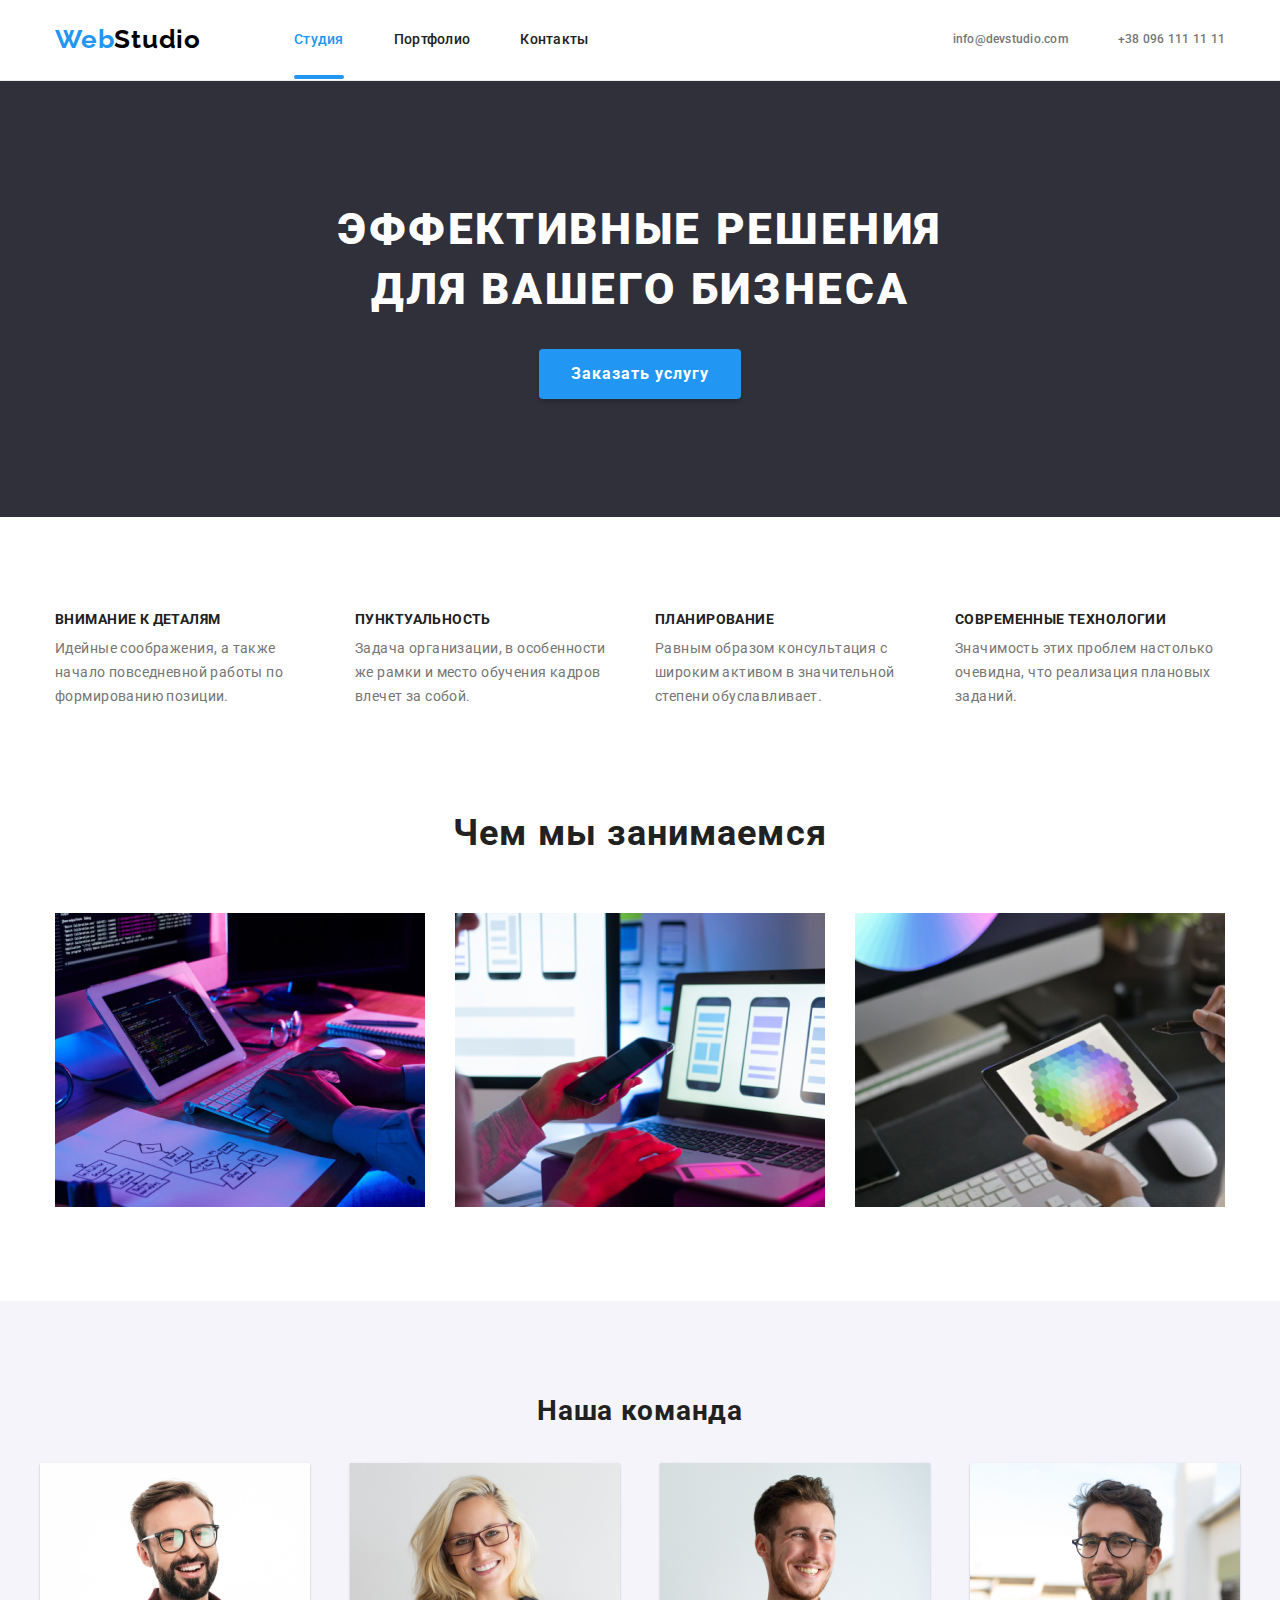
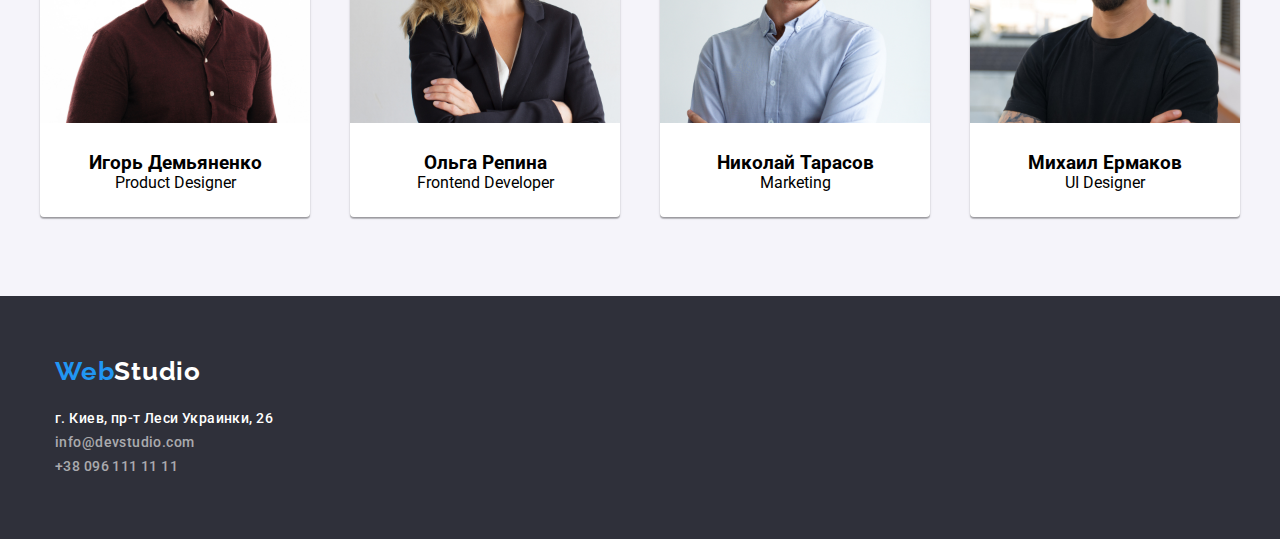
<file: index.html>
<!DOCTYPE html>
<html lang="ru">
  <head>
    <meta charset="UTF-8" />
    <meta name="viewport" content="width=device-width, initial-scale=1.0" />
    <title>WebStudio</title>
    <link
      rel="stylesheet"
      href="https://cdnjs.cloudflare.com/ajax/libs/modern-normalize/1.0.0/modern-normalize.min.css"
    />
    <link rel="preconnect" href="https://fonts.gstatic.com" />
    <link
      href="https://fonts.googleapis.com/css2?family=Raleway:wght@700&family=Roboto:wght@400;500;700;900&display=swap"
      rel="stylesheet"
    />
    <link rel="stylesheet" href="./css/styles.css" />
  </head>
  <body>
    <header class="header">
      <div class="container">
        <nav class="nav">
          <a href="index.html" class="logo-dark link">
            <span class="logo-accent">Web</span>Studio
          </a>
          <div class="menu-container" data-menu>
            <ul class="nav-list list">
              <li class="nav-list__item">
                <a class="nav-list__link current-nav" href="index.html"
                  >Студия</a
                >
              </li>
              <li class="nav-list__item">
                <a class="nav-list__link" href="./portfolio/portfolio.html"
                  >Портфолио</a
                >
              </li>
              <li class="nav-list__item">
                <a class="nav-list__link" href="#footer">Контакты</a>
              </li>
            </ul>

            <address class="header-contact">
              <a class="header-contact__mail" href="mailto:info@devstudio.com">
                info@devstudio.com</a
              >
              <a class="header-contact__tel" href="tel:+380961111111"
                >
                +38 096 111 11 11</a
              >
            </address>
          </div>
        </nav>
      </div>
    </header>
    <!--  Main -->
    <main class="main">
      <section class="hero">
        <div class="container">
          <h1 class="main-heading">
            Эффективные решения<br />
            для вашего бизнеса
          </h1>
          <button class="button" type="button" data-modal-open>
            Заказать услугу
          </button>
        </div>
      </section>

      <!-- Особенности-->
      <section class="feature section">
        <div class="container">
          <h2 class="visually-hidden">Особенности</h2>
          <ul class="feature-list list">
            <li class="feature__item">
              <h3 class="feature__title">Внимание к деталям</h3>
              <p class="feature__text">
                Идейные соображения, а также начало повседневной работы по
                формированию позиции.
              </p>
            </li>
            <li class="feature__item">
              <h3 class="feature__title">Пунктуальность</h3>
              <p class="feature__text">
                Задача организации, в особенности же рамки и место обучения
                кадров влечет за собой.
              </p>
            </li>
            <li class="feature__item">
              <h3 class="feature__title">Планирование</h3>
              <p class="feature__text">
                Равным образом консультация с широким активом в значительной
                степени обуславливает.
              </p>
            </li>
            <li class="feature__item">

              <h3 class="feature__title">Современные технологии</h3>
              <p class="feature__text">
                Значимость этих проблем настолько очевидна, что реализация
                плановых заданий.
              </p>
            </li>
          </ul>
        </div>
      </section>
      <!-- Чем мы занимаемся -->
      <section class="about section">
        <div class="container">
          <h2 class="about__title">Чем мы занимаемся</h2>

          <ul class="about__list list">
            <li class="about__item">

            <img
              class="about__img"
              src="./images/tablet.jpg"
              alt="Пишем код"
            />
            </li>
            <li class="about__item">

            <img
              class="about__img"
              src="./images/laptop.jpg"
              alt="Проверяем как работает на смартфоне "
            />
            </li>
            <li class="about__item">

            <img
              class="about__img"
              src="./images/tablet in hands.jpg"
              alt="Рисуем на планшате"
            />
            </li>
          </ul>
        </div>
      </section>
      <!-- Наша команда -->
      <section class="team section">
        <div class="container">
          <h2 class="team__title">Наша команда</h2>
          <ul class="team__list list">
            <li class="team__item">
            <img
              class="team__img"
              src="./images/igor.jpg"
              alt="Игорь Демьяненко"
            />
              <div class="team_card-content">
                <h3 class="team__person">Игорь Демьяненко</h3>
                <p class="team__person-job" lang="en">Product Designer</p>
              </div>
            </li>

            <li class="team__item">
            <img
              class="team__img"
              src="./images/olga.jpg"
              alt="Ольга Репина"
            />
              <div class="team_card-content">
                <h3 class="team__person">Ольга Репина</h3>
                <p class="team__person-job" lang="en">Frontend Developer</p>
              </div>
            </li>

            <li class="team__item">
            <img
              class="team__img"
              src="./images/nikola.jpg"
              alt="Николай Тарасов"
            />
              <div class="team_card-content">
                <h3 class="team__person">Николай Тарасов</h3>
                <p class="team__person-job" lang="en">Marketing</p>
              </div>
            </li>

            <li class="team__item">
            <img
              class="team__img"
              src="./images/mikel.jpg"
              alt="Михаил Ермаков"
            />
            <div class="team_card-content">
                <h3 class="team__person">Михаил Ермаков</h3>
                <p class="team__person-job" lang="en">UI Designer</p>
              </div>
            </li>
          </ul>
        </div>
      </section>
    </main>
    <!-- Подвал -->
    <footer class="footer" id="footer">
      <div class="container">
        <div class="thumb">
          <div class="adress-container">
            <a href="index.html" class="logo-light">
              <span class="logo-accent">Web</span>Studio</a
            >

            <address class="footer-contact">
              <ul class="footer__list list">
                <li class="footer__item">
                  <a
                    class="footer-contact__address link"
                    href="https://goo.gl/maps/ALUFqavCYico1sUj7"
                  >
                    г. Киев, пр-т Леси Украинки, 26
                  </a>
                </li>
                <li class="footer__item">
                  <a
                    class="footer-contact__mail link"
                    href="mailto:info@devstudio.com"
                    >info@devstudio.com</a
                  >
                </li>
                <li class="footer__item">
                  <a class="footer-contact__tel link" href="tel:+380961111111"
                    >+38 096 111 11 11</a
                  >
                </li>
              </ul>
            </address>
          </div>
        </div>
      </div>
    </footer>
  </body>
</html>
</file>
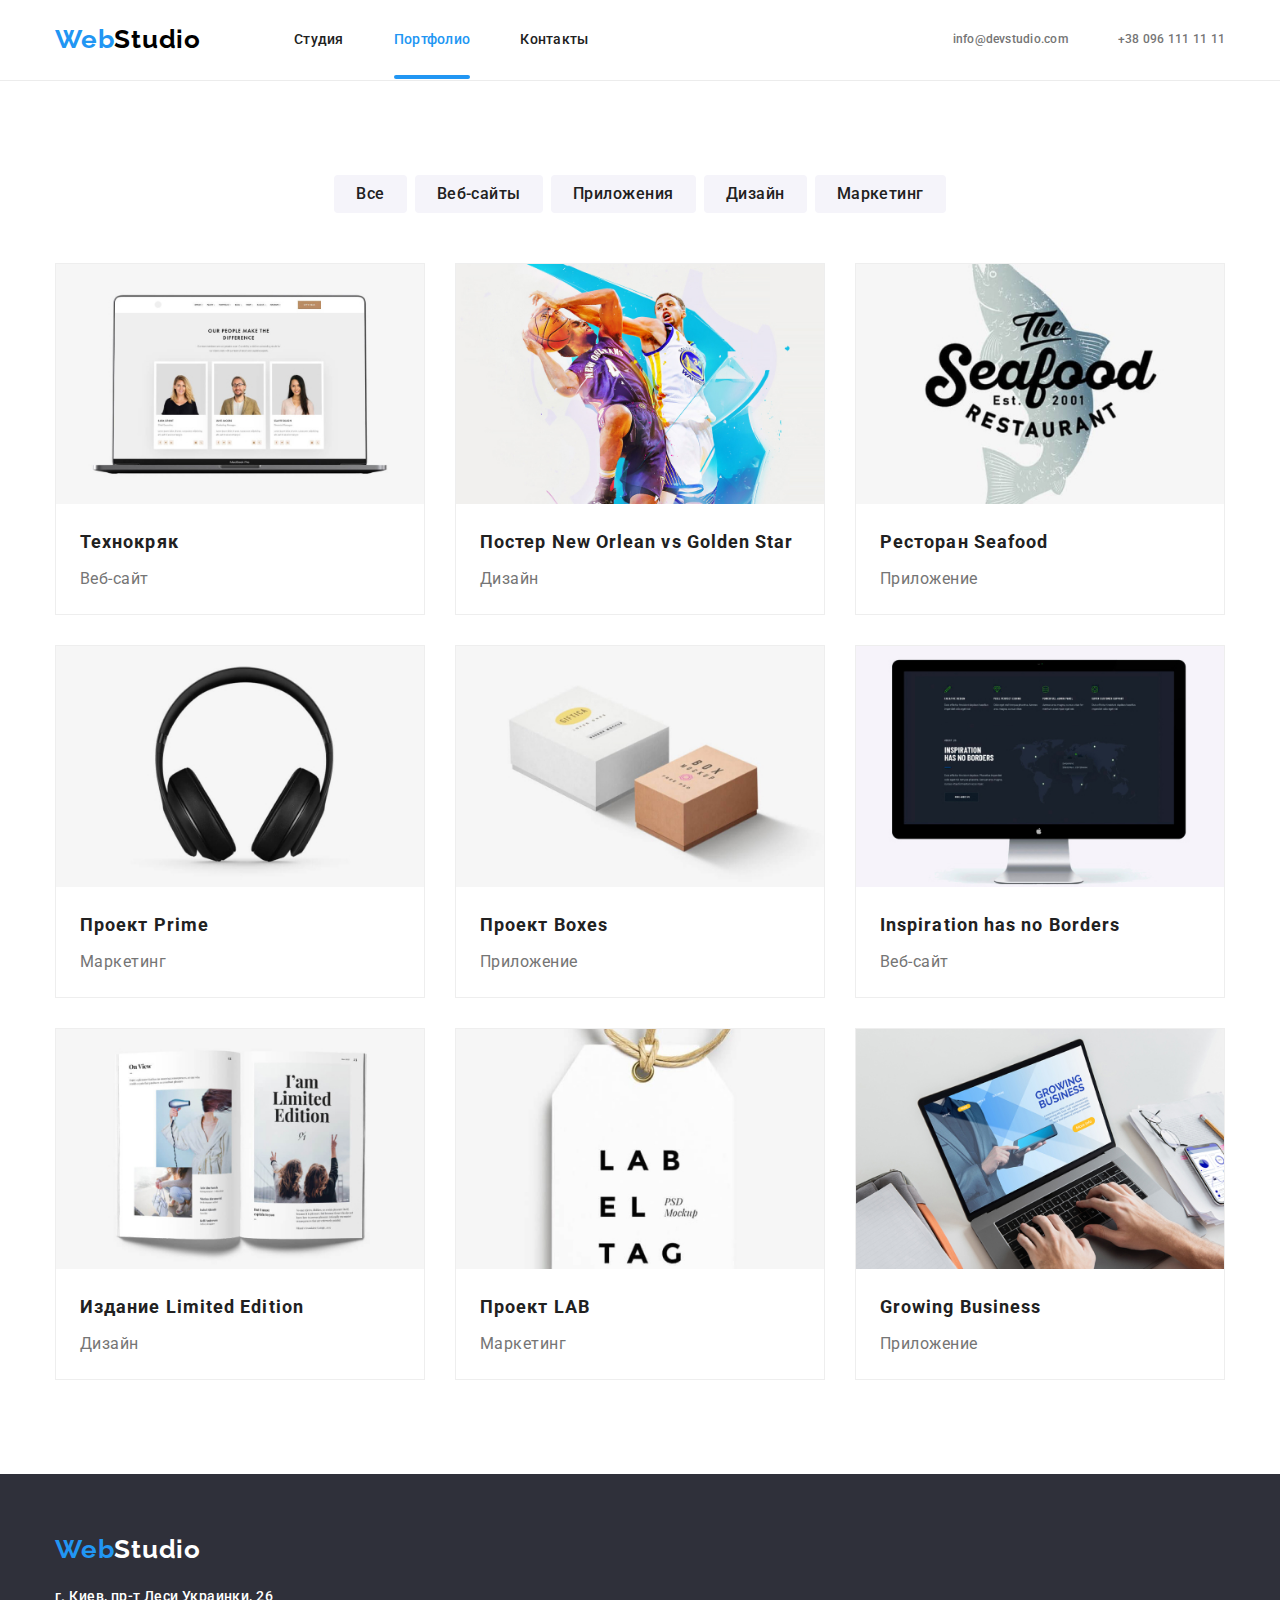
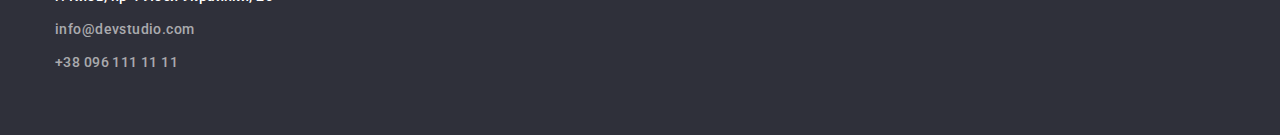
<file: portfolio/portfolio.html>
<!DOCTYPE html>
<html lang="ru">
  <head>
    <meta charset="UTF-8" />
    <meta name="viewport" content="width=device-width, initial-scale=1.0" />
    <title>Portfolio</title>
    <link
      rel="stylesheet"
      href="https://cdnjs.cloudflare.com/ajax/libs/modern-normalize/1.0.0/modern-normalize.min.css"
    />
    <link rel="preconnect" href="https://fonts.gstatic.com" />
    <link
      href="https://fonts.googleapis.com/css2?family=Raleway:wght@700&family=Roboto:wght@400;500;700;900&display=swap"
      rel="stylesheet"
    />
    <link rel="stylesheet" href="../css/portfolio.css" />
  </head>
  <body>
    <!-- Шапка -->
    <header class="header">
      <div class="container">
        <nav class="nav">
          <a href="../index.html" class="logo-dark link">
            <span class="logo-accent">Web</span>Studio
          </a>
          <div class="menu-container" data-menu>
            <ul class="nav-list list">
              <li class="nav-list__item">
                <a class="nav-list__link" href="../index.html">Студия</a>
              </li>
              <li class="nav-list__item">
                <a
                  class="nav-list__link current-nav"
                  href="../portfolio/portfolio.html"
                  >Портфолио</a
                >
              </li>
              <li class="nav-list__item">
                <a class="nav-list__link" href="#footer">Контакты</a>
              </li>
            </ul>

            <address class="header-contact">
              <a class="header-contact__mail" href="mailto:info@devstudio.com"
                >
                info@devstudio.com</a
              >
              <a class="header-contact__tel" href="tel:+380961111111"
                >
                +38 096 111 11 11</a
              >
            </address>
          </div>
        </nav>
      </div>
    </header>
    <!-- Мейн-->
    <main>
      <!-- Радио-кнопки  -->
      <section class="radio-section section">
        <h1 class="visually-hidden">Portfolio</h1>

        <div class="container">
          <ul class="radio-btn__list list">
            <li class="radio-btn__item">
              <button class="radio-btn current-btn" type="button">Все</button>
            </li>
            <li class="radio-btn__item">
              <button class="radio-btn" type="button">Веб-сайты</button>
            </li>
            <li class="radio-btn__item">
              <button class="radio-btn" type="button">Приложения</button>
            </li>
            <li class="radio-btn__item">
              <button class="radio-btn" type="button">Дизайн</button>
            </li>
            <li class="radio-btn__item">
              <button class="radio-btn" type="button">Маркетинг</button>
            </li>
          </ul>

          <ul class="portfolio__list list">
            <li class="portfolio-item">
              <a href="#" class="portfolio-link link">
                <div class="portfolio__wrapper-img">
                <img
                  class="portfolio__img"
                  src="../images/portfolio/first1.jpeg"
                  alt=" Вид страницы"
                />
                  
                </div>
                <div class="card-content">
                  <h2 class="card-content__title">Технокряк</h2>
                  <p class="card-content__description">Веб-сайт</p>
                </div>
              </a>
            </li>
            <li class="portfolio-item">
              <a href="#" class="portfolio-link">
                <div class="portfolio__wrapper-img">
                <img
                  class="portfolio__img"
                  src="../images/portfolio/second1.jpeg"
                  alt="Баскетболисты"
                />
                  
                </div>
                <div class="card-content">
                  <h2 class="card-content__title">
                    Постер New Orlean vs Golden Star
                  </h2>
                  <p class="card-content__description">Дизайн</p>
                </div>
              </a>
            </li>
            <li class="portfolio-item">
              <a href="#" class="portfolio-link">
                <div class="portfolio__wrapper-img">
                <img
                  class="portfolio__img"
                  src="../images/portfolio/third1.jpeg"
                  alt="Картинка с логотипом ресторана"
                />
                  
                </div>
                <div class="card-content">
                  <h2 class="card-content__title">Ресторан Seafood</h2>
                  <p class="card-content__description">Приложение</p>
                </div>
              </a>
            </li>
            <li class="portfolio-item">
              <a href="#" class="portfolio-link">
                <div class="portfolio__wrapper-img">
                <img
                  class="portfolio__img"
                  src="../images/portfolio/fourth1.jpeg"
                  alt="Наушники"
                />

                  
                </div>
                <div class="card-content">
                  <h2 class="card-content__title">Проект Prime</h2>
                  <p class="card-content__description">Маркетинг</p>
                </div>
              </a>
            </li>
            <li class="portfolio-item">
              <a href="#" class="portfolio-link">
                <div class="portfolio__wrapper-img">
                <img
                  class="portfolio__img"
                  src="../images/portfolio/fifth1.jpeg"
                  alt="Коробки"
                />
                  
                </div>
                <div class="card-content">
                  <h2 class="card-content__title">Проект Boxes</h2>
                  <p class="card-content__description">Приложение</p>
                </div>
              </a>
            </li>
            <li class="portfolio-item">
              <a href="#" class="portfolio-link">
                <div class="portfolio__wrapper-img">
                <img
                  class="portfolio__img"
                  src="../images/portfolio/sixs1.jpeg"
                  alt="АйМак"
                />

                  
                </div>
                <div class="card-content">
                  <h2 class="card-content__title">
                    Inspiration has no Borders
                  </h2>
                  <p class="card-content__description">Веб-сайт</p>
                </div>
              </a>
            </li>
            <li class="portfolio-item">
              <a href="#" class="portfolio-link">
                <div class="portfolio__wrapper-img">
                <img
                  class="portfolio__img"
                  src="../images/portfolio/seven1.jpeg"
                  alt="Книга"
                />
                  
                </div>
                <div class="card-content">
                  <h2 class="card-content__title">Издание Limited Edition</h2>
                  <p class="card-content__description">Дизайн</p>
                </div>
              </a>
            </li>
            <li class="portfolio-item">
              <a href="#" class="portfolio-link">
                <div class="portfolio__wrapper-img">
                <img
                  class="portfolio__img"
                  src="../images/portfolio/eighth1.jpeg"
                  alt="Бирка"
                />
                  
                </div>
                <div class="card-content">
                  <h2 class="card-content__title">Проект LAB</h2>
                  <p class="card-content__description">Маркетинг</p>
                </div>
              </a>
            </li>
            <li class="portfolio-item">
              <a href="#" class="portfolio-link">
                <div class="portfolio__wrapper-img">
                <img
                  class="portfolio__img"
                  src="../images/portfolio/nine1.jpeg"
                  alt="Ноутбук"
                />
                  
                </div>
                <div class="card-content">
                  <h2 class="card-content__title">Growing Business</h2>
                  <p class="card-content__description">Приложение</p>
                </div>
              </a>
            </li>
          </ul>
        </div>
      </section>
    </main>
    <!-- Подвал -->
    <footer class="footer" id="footer">
      <div class="container">
        <div class="thumb">
          <div class="adress-container">
            <a href="./portfolio.html" class="logo-light">
              <span class="logo-accent">Web</span>Studio</a
            >

            <address class="footer-contact">
              <ul class="footer__list list">
                <li class="footer__item">
                  <a
                    class="footer-contact__address link"
                    href="https://goo.gl/maps/ALUFqavCYico1sUj7"
                  >
                    г. Киев, пр-т Леси Украинки, 26
                  </a>
                </li>
                <li class="footer__item">
                  <a
                    class="footer-contact__mail link"
                    href="mailto:info@devstudio.com"
                    >info@devstudio.com</a
                  >
                </li>
                <li class="footer__item">
                  <a class="footer-contact__tel link" href="tel:+380961111111"
                    >+38 096 111 11 11</a
                  >
                </li>
              </ul>
            </address>
          </div>
        </div>
      </div>
    </footer>
  </body>
</html>
</file>
<file: css/styles.css>
.visually-hidden {
  position: absolute;
  width: 1px;
  height: 1px;
  margin: -1px;
  border: 0;
  padding: 0;
  white-space: nowrap;
  clip-path: inset(100%);
  clip: rect(0 0 0 0);
  overflow: hidden;
}

:root {
  --accent-color: #2196f3;
  --main-font: 'Roboto', sans-serif;
  --secondary-font: 'Raleway', sans-serif;
  --icon-color: #afb1b8;
  --timing-fn: cubic-bezier(0.4, 0, 0.2, 1);
  --bkg-hero-color: #2F303A;
}

body {
  font-family: var(--main-font);
}

body.modal-open {
  overflow: hidden;
}

a {
  text-decoration: none;
}

.list {
  list-style: none;
}

.link {
  text-decoration: none;
}

h1,
h2,
h3,
h4,
h5,
h6 {
  margin: 0;
}

ul,
ol {
  text-decoration: none;
  margin: 0;
  padding: 0;
}

p {
  margin: 0;
}

img {
  display: block;
  max-width: 100%;
  height: auto;
}

.container {
  width: 100%;
  padding: 0 15px;
}

@media screen and (min-width: 480px) {
  .container {
    max-width: 480px;
    margin: 0 auto;
  }
}

@media screen and (min-width: 768px) {
  .container {
    max-width: 768px;
  }
}

@media screen and (min-width: 1200px) {
  .container {
    max-width: 1200px;
  }
}

.section {
  padding-top: 60px;
  padding-bottom: 60px;
}

@media screen and (min-width: 1200px) {
  .section {
    padding-top: 94px;
    padding-bottom: 94px;
  }
}

.is-hidden {
  opacity: 0;
  visibility: hidden;
  pointer-events: none;
}

.radio-btn {
  align-items: center;
  padding: 6px 22px;
  height: 38px;
  font-family: var(--main-font);
  font-weight: 500;
  font-size: 16px;
  line-height: 1.625;
  text-align: center;
  letter-spacing: 0.03em;
  border: none;
  color: #212121;
  background-color: #f5f4fa;
  border-radius: 4px;
  cursor: pointer;
  transition: all 250ms var(--timing-fn);
}

.radio-btn:hover, .radio-btn:focus {
  color: #ffffff;
  background-color: var(--accent-color);
  border-color: var(--accent-color);
  box-shadow: 0px 3px 1px rgba(0, 0, 0, 0.1), 0px 1px 2px rgba(0, 0, 0, 0.08), 0px 2px 2px rgba(0, 0, 0, 0.12);
  border-radius: 4px;
}

.radio-btn__list {
  display: flex;
  flex-wrap: wrap;
  margin-bottom: 40px;
}

.radio-btn__item:not(:last-child) {
  margin-right: 8px;
}

.radio-btn__item {
  cursor: pointer;
}

@media screen and (max-width: 767px) {
  .radio-btn__item:nth-child(-n + 3) {
    margin-bottom: 15px;
  }
  .radio-btn__list {
    display: flex;
    justify-content: start;
    flex-wrap: wrap;
    margin-bottom: 40px;
  }
}

@media screen and (min-width: 768px) and (max-width: 1199px) {
  .radio-btn__list {
    margin-bottom: 30px;
    justify-content: center;
  }
}

@media screen and (min-width: 1200px) {
  .radio-btn__list {
    margin-bottom: 50px;
    justify-content: center;
  }
}

.logo-dark {
  font-family: var(--secondary-font);
  font-weight: 700;
  font-size: 26px;
  line-height: 1.192;
  letter-spacing: 0.03em;
  color: #000000;
}

.logo-dark > .logo-accent {
  color: var(--accent-color);
}

@media screen and (min-width: 768px) {
  .logo-dark {
    margin-right: 88px;
    font-size: 24px;
    line-height: 1.167;
  }
}

@media screen and (min-width: 1200px) {
  .logo-dark {
    margin-right: 93px;
    font-size: 26px;
    line-height: 1.192;
  }
}

.logo-light {
  display: block;
  margin-bottom: 20px;
  font-family: var(--secondary-font);
  font-weight: 700;
  font-size: 26px;
  line-height: 1.192;
  letter-spacing: 0.03em;
  color: #ffffff;
}

.logo-light > .logo-accent {
  color: var(--accent-color);
}

.current-nav {
  color: var(--accent-color);
  position: relative;
}

.current-nav::after {
  content: '';
  position: absolute;
  left: 0;
  bottom: 0;
  width: 100%;
  height: 4px;
  background: var(--accent-color);
  border-radius: 2px;
}

.button {
  display: flex;
  margin: 0 auto;
  background-color: var(--accent-color);
  box-shadow: 0px 4px 4px rgba(0, 0, 0, 0.15);
  border-radius: 4px;
  cursor: pointer;
  padding: 10px 32px;
  border: none;
  font-weight: 700;
  font-size: 16px;
  line-height: 1.875;
  letter-spacing: 0.06em;
  color: #ffffff;
  outline: none;
}

.button:focus {
  color: #ffffff;
}

.current-nav {
  color: var(--accent-color);
  position: relative;
}

.current-nav::after {
  content: '';
  position: absolute;
  left: 0;
  bottom: 0;
  width: 100%;
  height: 4px;
  background: var(--accent-color);
  border-radius: 2px;
}

.header {
  position: relative;
  border-bottom: 1px solid #ececec;
}

@media screen and (max-width: 767px) {
  .header {
    padding-top: 10px;
    padding-bottom: 10px;
  }
}

.header .nav {
  display: flex;
  align-items: center;
  justify-content: space-between;
}

.menu-container {
  background-color: #ffffff;
  text-align: center;
}

@media screen and (max-width: 767px) {
  .menu-container {
    display: none;
    position: absolute;
    z-index: 1;
    top: 100%;
    left: 0;
    width: 100%;
    padding-top: 60px;
    padding-bottom: 60px;
    border-top: 1px solid #ececec;
  }
  .menu-container.is-open {
    display: block;
  }
}

@media screen and (min-width: 768px) {
  .menu-container {
    font-weight: 500;
    font-size: 14px;
    line-height: 1.143;
    display: flex;
    justify-content: space-between;
    flex-grow: 1;
  }
}

.nav-list__link {
  padding: 11.5px 0;
  font-weight: 500;
  font-size: 18px;
  line-height: 1.167;
  letter-spacing: 0.02em;
  color: #212121;
  transition: color 250ms var(--timing-fn);
}

.nav-list__link:hover, .nav-list__link:focus {
  color: var(--accent-color);
  fill: var(--accent-color);
}

.nav-list__link.current-nav {
  color: var(--accent-color);
}

@media screen and (max-width: 767px) {
  .nav-list {
    margin-bottom: 60px;
  }
  .nav-list__item:not(:last-child) {
    margin-bottom: 40px;
  }
}

.nav-list__link.current-nav::after {
  display: block;
  margin-top: 8px;
}

.header-contact__mail {
  margin-bottom: 16px;
}

.header-contact__mail,
.header-contact__tel {
  display: flex;
  align-items: center;
  justify-content: center;
  font-weight: 500;
  font-size: 18px;
  line-height: 1.167;
  letter-spacing: 0.02em;
  color: #757575;
  font-style: normal;
  transition: all 250ms var(--timing-fn);
}

.header-contact__mail:hover, .header-contact__mail:focus,
.header-contact__tel:hover,
.header-contact__tel:focus {
  color: var(--accent-color);
}





@media screen and (min-width: 768px) {
  .nav-list__link {
    padding-top: 28px;
    padding-bottom: 33px;
  }
  .nav-list {
    margin-bottom: 0;
    display: flex;
    align-items: center;
  }
  .header-contact {
    padding-top: 18px;
    padding-bottom: 17px;
  }
  .nav-list__item:not(:last-child) {
    margin-right: 50px;
  }
  .nav-list__link {
    font-size: 14px;
    line-height: 1.142;
    letter-spacing: 0.02em;
  }
  .header-contact__mail,
  .header-contact__tel {
    font-size: 12px;
    line-height: 14px;
  }
}

@media screen and (min-width: 1200px) {
  .header {
    padding-top: 24px;
    padding-bottom: 25px;
  }
  .header-contact {
    display: flex;
    align-items: center;
    font-weight: 500;
    font-size: 14px;
    line-height: 1.143;
    margin-left: auto;
    padding-top: 0;
    padding-bottom: 0;
  }
  .header-contact__mail {
    margin-bottom: 0;
    margin-left: auto;
    margin-right: 50px;
  }
  .nav-list__link {
    padding-top: 32px;
    padding-bottom: 32px;
  }
}

.hero {
  text-align: center;
  background-color: var(--bkg-hero-color);
}

.hero .container {
  padding-top: 118px;
  padding-bottom: 118px;
}

.main-heading {
  margin-bottom: 30px;
  font-weight: 900;
  font-size: 26px;
  line-height: 1.615;
  text-align: center;
  letter-spacing: 0.06em;
  text-transform: uppercase;
  color: #ffffff;
}

@media screen and (min-width: 1200px) {
  .main-heading {
    font-size: 44px;
    line-height: 60px;
  }
}

.feature__bg {
  height: 120px;
  background-color: #f5f4fa;
  height: 120px;
  margin-bottom: 30px;
  display: flex;
  justify-content: center;
  align-items: center;
}

.feature__title {
  text-align: center;
  margin-bottom: 10px;
  font-weight: 700;
  font-size: 14px;
  line-height: 1.143;
  letter-spacing: 0.03em;
  text-transform: uppercase;
  color: #212121;
}

.feature__text {
  font-weight: 400;
  font-size: 14px;
  line-height: 1.714;
  letter-spacing: 0.03em;
  color: #757575;
}

.feature__text:not(:last-child) {
  margin-bottom: 30px;
}

@media screen and (min-width: 768px) {
  .feature-list {
    display: flex;
  }
  .feature__title {
    text-align: start;
  }
}

@media screen and (min-width: 768px) and (max-width: 1199px) {
  .feature-list {
    flex-wrap: wrap;
    margin: -15px;
    justify-content: space-between;
  }
  .feature__item {
    flex-basis: calc((100% - 2 * 30px) / 2);
    margin: 15px;
  }
}

@media screen and (min-width: 1200px) {
  .feature__item:not(:last-child) {
    margin-right: 30px;
  }
  .feature__item {
    width: 270px;
  }
  .feature.section {
    padding-bottom: 0;
  }
}

@media screen and (min-width: 320px) and (max-width: 1199px) {
  .about {
    display: none;
  }
}

.about__list {
  display: flex;
}

.about__item {
  position: relative;
}

.about__item:not(:last-child) {
  margin-right: 30px;
}

.about__title {
  margin-bottom: 50px;
  font-weight: 700;
  font-size: 36px;
  line-height: 1.667;
  text-align: center;
  letter-spacing: 0.03em;
  color: #212121;
}

.team {
  background-color: #f5f4fa;
}

.team__item {
  background-color: #ffffff;
  box-shadow: 0px 1px 3px rgba(0, 0, 0, 0.12), 0px 1px 1px rgba(0, 0, 0, 0.14), 0px 2px 1px rgba(0, 0, 0, 0.2);
  border-radius: 0px 0px 4px 4px;
}


.team_card-content {
  display: block;
  align-items: center;
  justify-content: space-around;
  text-align: center;
  padding: 30px 32px 24px;
}

.team__title {
  margin-bottom: 30px;
  font-weight: 700;
  font-size: 28px;
  line-height: 1.178;
  text-align: center;
  letter-spacing: 0.03em;
  color: #212121;
}

@media screen and (min-width: 320px) and (max-width: 767px) {
  .team__item:not(:last-child) {
    margin-bottom: 30px;
  }
}

@media screen and (min-width: 768px) {
  .team__list {
    display: flex;
  }
}

@media screen and (min-width: 768px) and (max-width: 1199px) {
  .team__item {
    flex-basis: calc((100% - 2 * 30px) / 2);
    margin: 15px;
  }
  .team__list {
    flex-wrap: wrap;
    margin: -15px;
  }
}

@media screen and (min-width: 1200px) {
  .team__title {
    margin-bottom: 50px;
  }
  .team__list {
    justify-content: space-between;
    margin: -15px;
  }
  .team__item {
    width: 270px;
  }
}


.footer {
  background-color: #2f303a;
  text-align: center;
  padding-top: 60px;
  padding-bottom: 60px;
}

.footer-contact__address {
  font-style: normal;
  font-weight: 500;
  font-size: 14px;
  line-height: 1.714;
  letter-spacing: 0.03em;
  color: #ffffff;
}

.footer-contact__mail,
.footer-contact__tel {
  font-style: normal;
  font-weight: 500;
  font-size: 14px;
  line-height: 1.714;
  letter-spacing: 0.03em;
  color: rgba(255, 255, 255, 0.6);
  transition: color 250ms var(--timing-fn);
}

.footer-contact__mail:hover, .footer-contact__mail:focus,
.footer-contact__tel:hover,
.footer-contact__tel:focus {
  color: var(--accent-color);
}

@media screen and (min-width: 768px) {
  .thumb {
    display: flex;
    justify-content: space-between;
  }
  .footer {
    padding: 60px;
  }
}

@media screen and (min-width: 1200px) {
  .thumb {
    align-items: baseline;
  }
  .footer {
    text-align: start;
    padding: 60px 0;
  }
  .footer__list {
    margin-bottom: 0;
  }
  .footer .container {
    display: flex;
    justify-content: space-between;
    align-items: baseline;
  }
}
</file>
<file: css/portfolio.css>
.visually-hidden {
  position: absolute;
  width: 1px;
  height: 1px;
  margin: -1px;
  border: 0;
  padding: 0;
  white-space: nowrap;
  clip-path: inset(100%);
  clip: rect(0 0 0 0);
  overflow: hidden;
}

:root {
  --accent-color: #2196f3;
  --main-font: 'Roboto', sans-serif;
  --secondary-font: 'Raleway', sans-serif;
  --icon-color: #afb1b8;
  --timing-fn: cubic-bezier(0.4, 0, 0.2, 1);
  --bkg-hero-color: #2F303A;
}

body {
  font-family: var(--main-font);
}

body.modal-open {
  overflow: hidden;
}

a {
  text-decoration: none;
}

.list {
  list-style: none;
}

.link {
  text-decoration: none;
}

h1,
h2,
h3,
h4,
h5,
h6 {
  margin: 0;
}

ul,
ol {
  text-decoration: none;
  margin: 0;
  padding: 0;
}

p {
  margin: 0;
}

img {
  display: block;
  max-width: 100%;
  height: auto;
}

.container {
  width: 100%;
  padding: 0 15px;
}

@media screen and (min-width: 480px) {
  .container {
    max-width: 480px;
    margin: 0 auto;
  }
}

@media screen and (min-width: 768px) {
  .container {
    max-width: 768px;
  }
}

@media screen and (min-width: 1200px) {
  .container {
    max-width: 1200px;
  }
}

.section {
  padding-top: 60px;
  padding-bottom: 60px;
}

@media screen and (min-width: 1200px) {
  .section {
    padding-top: 94px;
    padding-bottom: 94px;
  }
}

.is-hidden {
  opacity: 0;
  visibility: hidden;
  pointer-events: none;
}


.radio-btn {
  align-items: center;
  padding: 6px 22px;
  height: 38px;
  font-family: var(--main-font);
  font-weight: 500;
  font-size: 16px;
  line-height: 1.625;
  text-align: center;
  letter-spacing: 0.03em;
  border: none;
  color: #212121;
  background-color: #f5f4fa;
  border-radius: 4px;
  cursor: pointer;
  transition: all 250ms var(--timing-fn);
}

.radio-btn:hover, .radio-btn:focus {
  color: #ffffff;
  background-color: var(--accent-color);
  border-color: var(--accent-color);
  box-shadow: 0px 3px 1px rgba(0, 0, 0, 0.1), 0px 1px 2px rgba(0, 0, 0, 0.08), 0px 2px 2px rgba(0, 0, 0, 0.12);
  border-radius: 4px;
}

.radio-btn__list {
  display: flex;
  flex-wrap: wrap;
  margin-bottom: 40px;
}

.radio-btn__item:not(:last-child) {
  margin-right: 8px;
}

.radio-btn__item {
  cursor: pointer;
}

@media screen and (max-width: 767px) {
  .radio-btn__item:nth-child(-n + 3) {
    margin-bottom: 15px;
  }
  .radio-btn__list {
    display: flex;
    justify-content: start;
    flex-wrap: wrap;
    margin-bottom: 40px;
  }
}

@media screen and (min-width: 768px) and (max-width: 1199px) {
  .radio-btn__list {
    margin-bottom: 30px;
    justify-content: center;
  }
}

@media screen and (min-width: 1200px) {
  .radio-btn__list {
    margin-bottom: 50px;
    justify-content: center;
  }
}

.logo-dark {
  font-family: var(--secondary-font);
  font-weight: 700;
  font-size: 26px;
  line-height: 1.192;
  letter-spacing: 0.03em;
  color: #000000;
}

.logo-dark > .logo-accent {
  color: var(--accent-color);
}

@media screen and (min-width: 768px) {
  .logo-dark {
    margin-right: 88px;
    font-size: 24px;
    line-height: 1.167;
  }
}

@media screen and (min-width: 1200px) {
  .logo-dark {
    margin-right: 93px;
    font-size: 26px;
    line-height: 1.192;
  }
}

.logo-light {
  display: block;
  margin-bottom: 20px;
  font-family: var(--secondary-font);
  font-weight: 700;
  font-size: 26px;
  line-height: 1.192;
  letter-spacing: 0.03em;
  color: #ffffff;
}

.logo-light > .logo-accent {
  color: var(--accent-color);
}

.current-nav {
  color: var(--accent-color);
  position: relative;
}

.current-nav::after {
  content: '';
  position: absolute;
  left: 0;
  bottom: 0;
  width: 100%;
  height: 4px;
  background: var(--accent-color);
  border-radius: 2px;
}

.current-nav {
  color: var(--accent-color);
  position: relative;
}

.current-nav::after {
  content: '';
  position: absolute;
  left: 0;
  bottom: 0;
  width: 100%;
  height: 4px;
  background: var(--accent-color);
  border-radius: 2px;
}

.header {
  position: relative;
  border-bottom: 1px solid #ececec;
}

@media screen and (max-width: 767px) {
  .header {
    padding-top: 10px;
    padding-bottom: 10px;
  }
}

.header .nav {
  display: flex;
  align-items: center;
  justify-content: space-between;
}

.menu-container {
  background-color: #ffffff;
  text-align: center;
}

@media screen and (max-width: 767px) {
  .menu-container {
    display: none;
    position: absolute;
    z-index: 1;
    top: 100%;
    left: 0;
    width: 100%;
    padding-top: 60px;
    padding-bottom: 60px;
    border-top: 1px solid #ececec;
  }
  .menu-container.is-open {
    display: block;
  }
}

@media screen and (min-width: 768px) {
  .menu-container {
    font-weight: 500;
    font-size: 14px;
    line-height: 1.143;
    display: flex;
    justify-content: space-between;
    flex-grow: 1;
  }
}

.nav-list__link {
  padding: 11.5px 0;
  font-weight: 500;
  font-size: 18px;
  line-height: 1.167;
  letter-spacing: 0.02em;
  color: #212121;
  transition: color 250ms var(--timing-fn);
}

.nav-list__link:hover, .nav-list__link:focus {
  color: var(--accent-color);
  fill: var(--accent-color);
}

.nav-list__link.current-nav {
  color: var(--accent-color);
}

@media screen and (max-width: 767px) {
  .nav-list {
    margin-bottom: 60px;
  }
  .nav-list__item:not(:last-child) {
    margin-bottom: 40px;
  }
}

.nav-list__link.current-nav::after {
  display: block;
  margin-top: 8px;
}

.header-contact__mail {
  margin-bottom: 16px;
}

.header-contact__mail,
.header-contact__tel {
  display: flex;
  align-items: center;
  justify-content: center;
  font-weight: 500;
  font-size: 18px;
  line-height: 1.167;
  letter-spacing: 0.02em;
  color: #757575;
  font-style: normal;
  transition: all 250ms var(--timing-fn);
}

.header-contact__mail:hover, .header-contact__mail:focus,
.header-contact__tel:hover,
.header-contact__tel:focus {
  color: var(--accent-color);
  fill: var(--accent-color);
}

.header-contact__mail-logo {
  display: inline-flex;
  margin-right: 10px;
  fill: #757575;
  transition: fill 250ms var(--timing-fn);
}

.header-contact__tel-logo {
  margin-right: 10px;
  fill: #757575;
  transition: fill 250ms var(--timing-fn);
}

@media screen and (min-width: 768px) {
  .nav-list__link {
    padding-top: 28px;
    padding-bottom: 33px;
  }
  .nav-list {
    margin-bottom: 0;
    display: flex;
    align-items: center;
  }
  .header-contact {
    padding-top: 18px;
    padding-bottom: 17px;
  }
  .nav-list__item:not(:last-child) {
    margin-right: 50px;
  }
  .nav-list__link {
    font-size: 14px;
    line-height: 1.142;
    letter-spacing: 0.02em;
  }
  .header-contact__mail,
  .header-contact__tel {
    font-size: 12px;
    line-height: 14px;
  }
}

@media screen and (min-width: 1200px) {
  .header {
    padding-top: 24px;
    padding-bottom: 25px;
  }
  .header-contact {
    display: flex;
    align-items: center;
    font-weight: 500;
    font-size: 14px;
    line-height: 1.143;
    margin-left: auto;
    padding-top: 0;
    padding-bottom: 0;
  }
  .header-contact__mail {
    margin-bottom: 0;
    margin-left: auto;
    margin-right: 50px;
  }
  .nav-list__link {
    padding-top: 32px;
    padding-bottom: 32px;
  }
}

.hero {
  text-align: center;
background-color: var(--bkg-hero-color);
}

.hero .container {
  padding-top: 118px;
  padding-bottom: 118px;
}


.main-heading {
  margin-bottom: 30px;
  font-weight: 900;
  font-size: 26px;
  line-height: 1.615;
  text-align: center;
  letter-spacing: 0.06em;
  text-transform: uppercase;
  color: #ffffff;
}


@media screen and (min-width: 1200px) {
  .main-heading {
    font-size: 44px;
    line-height: 60px;
  }
}


.feature__bg {
  height: 120px;
  background-color: #f5f4fa;
  height: 120px;
  margin-bottom: 30px;
  display: flex;
  justify-content: center;
  align-items: center;
}

.feature__title {
  text-align: center;
  margin-bottom: 10px;
  font-weight: 700;
  font-size: 14px;
  line-height: 1.143;
  letter-spacing: 0.03em;
  text-transform: uppercase;
  color: #212121;
}

.feature__text {
  font-weight: 400;
  font-size: 14px;
  line-height: 1.714;
  letter-spacing: 0.03em;
  color: #757575;
}

.feature__text:not(:last-child) {
  margin-bottom: 30px;
}

@media screen and (min-width: 768px) {
  .feature-list {
    display: flex;
  }
  .feature__title {
    text-align: start;
  }
}

@media screen and (min-width: 768px) and (max-width: 1199px) {
  .feature-list {
    flex-wrap: wrap;
    margin: -15px;
    justify-content: space-between;
  }
  .feature__item {
    flex-basis: calc((100% - 2 * 30px) / 2);
    margin: 15px;
  }
}

@media screen and (min-width: 1200px) {
  .feature__item:not(:last-child) {
    margin-right: 30px;
  }
  .feature__item {
    width: 270px;
  }
  .feature.section {
    padding-bottom: 0;
  }
}

@media screen and (min-width: 320px) and (max-width: 1199px) {
  .about {
    display: none;
  }
}

.about__list {
  display: flex;
}

.about__item {
  position: relative;
}

.about__item:not(:last-child) {
  margin-right: 30px;
}

.about__item-description {
  position: absolute;
  display: flex;
  width: 100%;
  height: 70px;
  justify-content: center;
  align-items: center;
  bottom: 0;
  left: 0;
  padding: 27px 82px;
  font-weight: 700;
  font-size: 14px;
  line-height: 1.143;
  text-align: center;
  letter-spacing: 0.03em;
  text-transform: uppercase;
  color: #ffffff;
  background-color: rgba(47, 48, 58, 0.8);
}

.about__title {
  margin-bottom: 50px;
  font-weight: 700;
  font-size: 36px;
  line-height: 1.667;
  text-align: center;
  letter-spacing: 0.03em;
  color: #212121;
}

.team {
  background-color: #f5f4fa;
}

.team__item {
  background-color: #ffffff;
  box-shadow: 0px 1px 3px rgba(0, 0, 0, 0.12), 0px 1px 1px rgba(0, 0, 0, 0.14), 0px 2px 1px rgba(0, 0, 0, 0.2);
  border-radius: 0px 0px 4px 4px;
}

.team__img {
  object-fit: cover;
}

.team__person {
  font-weight: 500;
  font-size: 16px;
  line-height: 1.187;
  text-align: center;
  letter-spacing: 0.03em;
  color: #212121;
}

.team__person-job {
  margin-bottom: 16px;
  margin-top: 10px;
  font-weight: 400;
  font-size: 16px;
  line-height: 1.187;
  text-align: center;
  letter-spacing: 0.03em;
  color: #757575;
}

.team_card-content {
  display: block;
  align-items: center;
  justify-content: space-around;
  text-align: center;
  padding: 30px 32px 24px;
}

.team__title {
  margin-bottom: 30px;
  font-weight: 700;
  font-size: 28px;
  line-height: 1.178;
  text-align: center;
  letter-spacing: 0.03em;
  color: #212121;
}


@media screen and (min-width: 320px) and (max-width: 767px) {
  .team__item:not(:last-child) {
    margin-bottom: 30px;
  }
}

@media screen and (min-width: 768px) {
  .team__list {
    display: flex;
  }
}

@media screen and (min-width: 768px) and (max-width: 1199px) {
  .team__item {
    flex-basis: calc((100% - 2 * 30px) / 2);
    margin: 15px;
  }
  .team__list {
    flex-wrap: wrap;
    margin: -15px;
  }
}

@media screen and (min-width: 1200px) {
  .team__title {
    margin-bottom: 50px;
  }
  .team__list {
    justify-content: space-between;
    margin: -15px;
  }
  .team__item {
    width: 270px;
  }
}

.footer {
  background-color: #2f303a;
  text-align: center;
  padding-top: 60px;
  padding-bottom: 60px;
}

.footer__list {
  margin-bottom: 60px;
}

.footer__item:not(:last-child) {
  margin-bottom: 9px;
}

.footer-contact__address {
  font-style: normal;
  font-weight: 500;
  font-size: 14px;
  line-height: 1.714;
  letter-spacing: 0.03em;
  color: #ffffff;
}

.footer-contact__mail,
.footer-contact__tel {
  font-style: normal;
  font-weight: 500;
  font-size: 14px;
  line-height: 1.714;
  letter-spacing: 0.03em;
  color: rgba(255, 255, 255, 0.6);
  transition: color 250ms var(--timing-fn);
}

.footer-contact__mail:hover, .footer-contact__mail:focus,
.footer-contact__tel:hover,
.footer-contact__tel:focus {
  color: var(--accent-color);
}

@media screen and (min-width: 768px) {
  .thumb {
    display: flex;
    justify-content: space-between;
  }
  .footer {
    padding: 60px;
  }
}

@media screen and (min-width: 1200px) {
  .thumb {
    align-items: baseline;
  }
  .footer {
    text-align: start;
    padding: 60px 0;
  }
  .footer__list {
    margin-bottom: 0;
  }
  .footer .container {
    display: flex;
    justify-content: space-between;
    align-items: baseline;
  }
}

.portfolio__list {
  display: flex;
  flex-wrap: wrap;
}

.portfolio-item {
  background: #ffffff;
  border: 1px solid #eeeeee;
}

.portfolio-item:hover, .portfolio-item:focus {
  background: #ffffff;
  border: 1px solid #eeeeee;
  box-shadow: 0px 1px 1px rgba(0, 0, 0, 0.12), 0px 4px 4px rgba(0, 0, 0, 0.06), 1px 4px 6px #00000029;
}

.card-content {
  padding: 20px 24px;
}

.card-content__description {
  font-weight: 400;
  font-size: 16px;
  line-height: 1.875;
  letter-spacing: 0.03em;
  color: #757575;
}

.card-content__title {
  padding-bottom: 4px;
  font-weight: 700;
  font-size: 18px;
  line-height: 2;
  letter-spacing: 0.06em;
  color: #212121;
}

.portfolio__wrapper-img {
  position: relative;
  overflow: hidden;
}

@media screen and (max-width: 767px) {
  .portfolio__list {
    justify-content: center;
  }
}

@media screen and (max-width: 1199px) {
  .portfolio-item {
    margin-bottom: 30px;
  }
}

@media screen and (min-width: 768px) {
  .portfolio__list {
    margin: -15px;
  }
  .portfolio-item {
    max-width: 354px;
    margin: 15px;
  }
}

@media screen and (min-width: 1200px) {
  .portfolio-item {
    max-width: 370px;
  }
}
</file>
